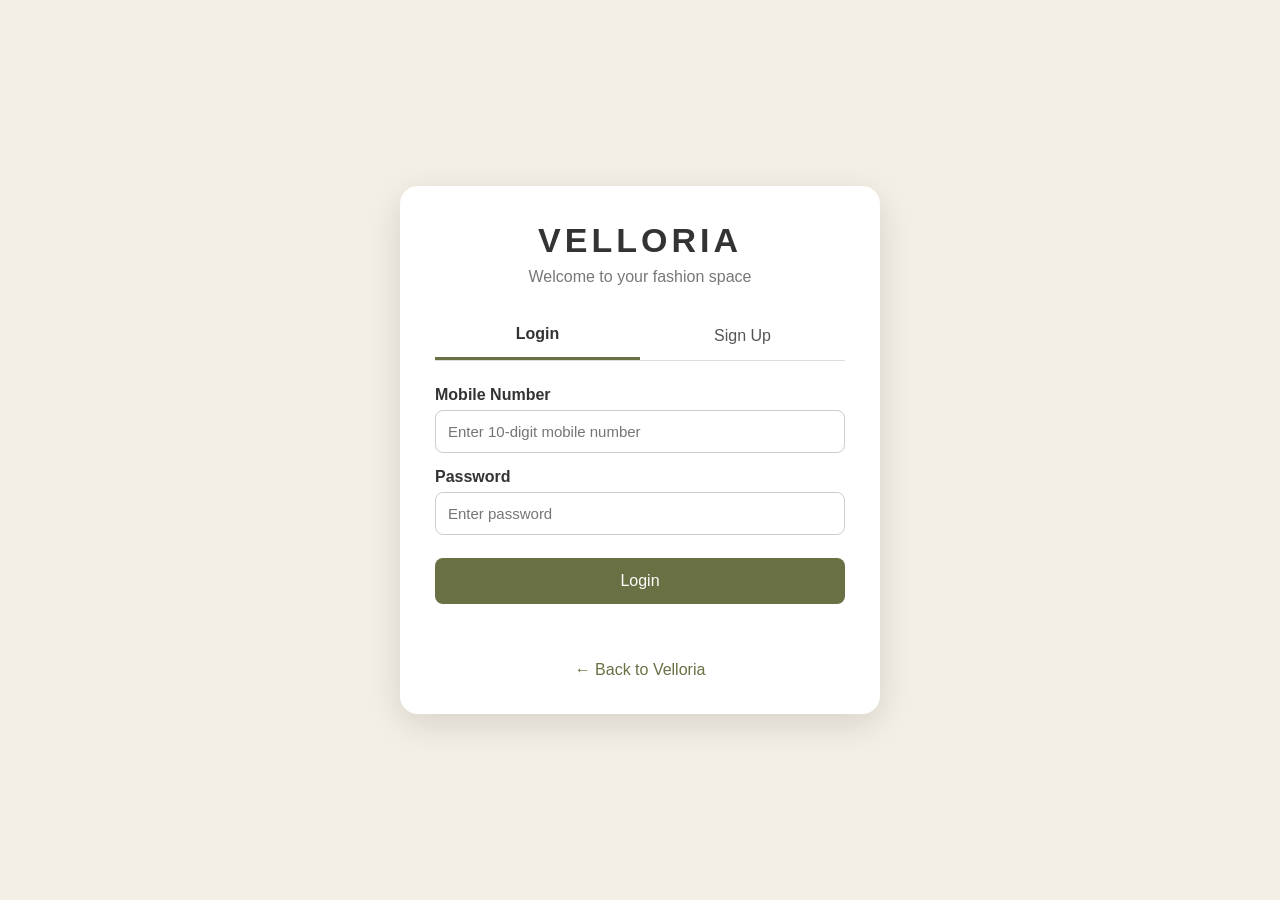
<file: templates/login.html>
<!DOCTYPE html>

<html lang="en">

<head>
    <meta charset="UTF-8">
    <meta name="viewport" content="width=device-width, initial-scale=1.0">


<title>Velloria - Login</title>

<style>
    * {
        box-sizing: border-box;
    }

    body {
        margin: 0;
        font-family: Arial, sans-serif;
        background: #f4efe4;
        min-height: 100vh;
        display: flex;
        align-items: center;
        justify-content: center;
        padding: 30px;
    }

    .auth-container {
        width: 100%;
        max-width: 480px;
        background: #ffffff;
        padding: 35px;
        border-radius: 18px;
        box-shadow: 0 10px 35px rgba(0, 0, 0, 0.12);
    }

    .brand {
        text-align: center;
        margin-bottom: 25px;
    }

    .brand h1 {
        margin: 0;
        font-size: 34px;
        letter-spacing: 4px;
        color: #333333;
    }

    .brand p {
        margin-top: 8px;
        color: #777777;
    }

    .tabs {
        display: flex;
        margin-bottom: 25px;
        border-bottom: 1px solid #dddddd;
    }

    .tab {
        width: 50%;
        border: none;
        background: transparent;
        padding: 14px;
        cursor: pointer;
        font-size: 16px;
        color: #555555;
    }

    .tab.active {
        border-bottom: 3px solid #687044;
        font-weight: bold;
        color: #333333;
    }

    .form {
        display: none;
    }

    .form.active {
        display: block;
    }

    .form-group {
        margin-bottom: 15px;
    }

    label {
        display: block;
        margin-bottom: 6px;
        font-weight: 600;
        color: #333333;
    }

    input {
        width: 100%;
        padding: 12px;
        border: 1px solid #cccccc;
        border-radius: 8px;
        font-size: 15px;
        outline: none;
    }

    input:focus {
        border-color: #687044;
    }

    .row {
        display: flex;
        gap: 12px;
    }

    .row .form-group {
        width: 50%;
    }

    .auth-button {
        width: 100%;
        border: none;
        padding: 14px;
        border-radius: 8px;
        background: #687044;
        color: white;
        font-size: 16px;
        cursor: pointer;
        margin-top: 8px;
    }

    .auth-button:hover {
        opacity: 0.9;
    }

    .auth-button:disabled {
        opacity: 0.6;
        cursor: not-allowed;
    }

    .message {
        margin-top: 15px;
        text-align: center;
        font-weight: 600;
        min-height: 22px;
        color: #687044;
    }

    .back-home {
        display: block;
        text-align: center;
        margin-top: 20px;
        color: #687044;
        text-decoration: none;
    }

    .back-home:hover {
        text-decoration: underline;
    }

    @media (max-width: 500px) {
        body {
            padding: 15px;
        }

        .auth-container {
            padding: 25px 20px;
        }

        .row {
            display: block;
        }

        .row .form-group {
            width: 100%;
        }
    }
</style>


</head>

<body>


<div class="auth-container">

    <div class="brand">
        <h1>VELLORIA</h1>
        <p>Welcome to your fashion space</p>
    </div>

    <div class="tabs">

        <button
            type="button"
            class="tab active"
            id="login-tab"
            onclick="showLogin()">
            Login
        </button>

        <button
            type="button"
            class="tab"
            id="signup-tab"
            onclick="showSignup()">
            Sign Up
        </button>

    </div>

    <!-- LOGIN FORM -->

    <form
        id="login-form"
        class="form active"
        onsubmit="loginUser(event)">

        <div class="form-group">

            <label for="login-mobile">
                Mobile Number
            </label>

            <input
                type="tel"
                id="login-mobile"
                required
                maxlength="10"
                inputmode="numeric"
                placeholder="Enter 10-digit mobile number">

        </div>

        <div class="form-group">

            <label for="login-password">
                Password
            </label>

            <input
                type="password"
                id="login-password"
                required
                placeholder="Enter password">

        </div>

        <button
            type="submit"
            class="auth-button"
            id="login-button">
            Login
        </button>

    </form>


    <!-- SIGNUP FORM -->

    <form
        id="signup-form"
        class="form"
        onsubmit="signupUser(event)">

        <div class="row">

            <div class="form-group">

                <label for="first-name">
                    First Name
                </label>

                <input
                    type="text"
                    id="first-name"
                    required
                    placeholder="First name">

            </div>

            <div class="form-group">

                <label for="last-name">
                    Last Name
                </label>

                <input
                    type="text"
                    id="last-name"
                    required
                    placeholder="Last name">

            </div>

        </div>


        <div class="form-group">

            <label for="signup-mobile">
                Mobile Number
            </label>

            <input
                type="tel"
                id="signup-mobile"
                required
                maxlength="10"
                inputmode="numeric"
                placeholder="Enter 10-digit mobile number">

        </div>


        <div class="form-group">

            <label for="signup-email">
                Email / Gmail (Optional)
            </label>

            <input
                type="email"
                id="signup-email"
                placeholder="Enter email">

        </div>


        <div class="form-group">

            <label for="signup-password">
                Password
            </label>

            <input
                type="password"
                id="signup-password"
                minlength="6"
                required
                placeholder="Minimum 6 characters">

        </div>


        <div class="form-group">

            <label for="signup-address">
                Address
            </label>

            <input
                type="text"
                id="signup-address"
                required
                placeholder="Enter your full address">

        </div>


        <div class="row">

            <div class="form-group">

                <label for="signup-city">
                    City
                </label>

                <input
                    type="text"
                    id="signup-city"
                    required
                    placeholder="City">

            </div>

            <div class="form-group">

                <label for="signup-state">
                    State
                </label>

                <input
                    type="text"
                    id="signup-state"
                    required
                    placeholder="State">

            </div>

        </div>


        <div class="form-group">

            <label for="signup-pincode">
                Pincode
            </label>

            <input
                type="text"
                id="signup-pincode"
                required
                maxlength="6"
                inputmode="numeric"
                placeholder="Enter 6-digit pincode">

        </div>


        <button
            type="submit"
            class="auth-button"
            id="signup-button">
            Create Account
        </button>

    </form>


    <div
        id="message"
        class="message">
    </div>


    <a
        href="/"
        class="back-home">
        ← Back to Velloria
    </a>

</div>


<script>

    function showLogin() {

        document
            .getElementById("login-form")
            .classList.add("active");

        document
            .getElementById("signup-form")
            .classList.remove("active");

        document
            .getElementById("login-tab")
            .classList.add("active");

        document
            .getElementById("signup-tab")
            .classList.remove("active");

        document
            .getElementById("message")
            .textContent = "";
    }


    function showSignup() {

        document
            .getElementById("signup-form")
            .classList.add("active");

        document
            .getElementById("login-form")
            .classList.remove("active");

        document
            .getElementById("signup-tab")
            .classList.add("active");

        document
            .getElementById("login-tab")
            .classList.remove("active");

        document
            .getElementById("message")
            .textContent = "";
    }


    async function loginUser(event) {

        event.preventDefault();

        const message =
            document.getElementById("message");

        const button =
            document.getElementById("login-button");

        const mobile =
            document
                .getElementById("login-mobile")
                .value
                .trim();

        const password =
            document
                .getElementById("login-password")
                .value;


        if (!/^\d{10}$/.test(mobile)) {

            message.textContent =
                "Please enter a valid 10-digit mobile number.";

            return;
        }


        message.textContent =
            "Logging in...";

        button.disabled = true;


        try {

            const response =
                await fetch(
                    "/api/login",
                    {
                        method: "POST",

                        headers: {
                            "Content-Type":
                                "application/json"
                        },

                        body: JSON.stringify({
                            mobile: mobile,
                            password: password
                        })
                    }
                );


            const data =
                await response.json();


            if (!response.ok || !data.ok) {

                message.textContent =
                    data.message ||
                    "Unable to login.";

                button.disabled = false;

                return;
            }


            message.textContent =
                "Login successful!";


            const params =
                new URLSearchParams(
                    window.location.search
                );

            const next =
                params.get("next");


            setTimeout(function () {

                if (next === "checkout") {

                    window.location.href =
                        "/checkout";

                } else {

                    window.location.href =
                        "/";

                }

            }, 500);


        } catch (error) {

            console.error(
                "Login error:",
                error
            );

            message.textContent =
                "Unable to connect to the server.";

            button.disabled = false;
        }
    }


    async function signupUser(event) {

        event.preventDefault();

        const message =
            document.getElementById("message");

        const button =
            document.getElementById("signup-button");


        const first =
            document
                .getElementById("first-name")
                .value
                .trim();

        const last =
            document
                .getElementById("last-name")
                .value
                .trim();

        const mobile =
            document
                .getElementById("signup-mobile")
                .value
                .trim();

        const email =
            document
                .getElementById("signup-email")
                .value
                .trim();

        const password =
            document
                .getElementById("signup-password")
                .value;

        const address =
            document
                .getElementById("signup-address")
                .value
                .trim();

        const city =
            document
                .getElementById("signup-city")
                .value
                .trim();

        const state =
            document
                .getElementById("signup-state")
                .value
                .trim();

        const pincode =
            document
                .getElementById("signup-pincode")
                .value
                .trim();


        if (!/^\d{10}$/.test(mobile)) {

            message.textContent =
                "Please enter a valid 10-digit mobile number.";

            return;
        }


        if (password.length < 6) {

            message.textContent =
                "Password must contain at least 6 characters.";

            return;
        }


        if (!/^\d{6}$/.test(pincode)) {

            message.textContent =
                "Please enter a valid 6-digit pincode.";

            return;
        }


        const signupData = {

            first_name: first,

            last_name: last,

            mobile: mobile,

            email: email,

            password: password,

            address: address,

            city: city,

            state: state,

            pincode: pincode
        };


        message.textContent =
            "Creating your account...";

        button.disabled = true;


        try {

            const response =
                await fetch(
                    "/api/signup",
                    {
                        method: "POST",

                        headers: {
                            "Content-Type":
                                "application/json"
                        },

                        body: JSON.stringify(
                            signupData
                        )
                    }
                );


            const result =
                await response.json();


            if (!response.ok || !result.ok) {

                message.textContent =
                    result.message ||
                    "Unable to create account.";

                button.disabled = false;

                return;
            }


            message.textContent =
                "Account created successfully!";


            const params =
                new URLSearchParams(
                    window.location.search
                );

            const next =
                params.get("next");


            setTimeout(function () {

                if (next === "checkout") {

                    window.location.href =
                        "/checkout";

                } else {

                    window.location.href =
                        "/";

                }

            }, 700);


        } catch (error) {

            console.error(
                "Signup error:",
                error
            );

            message.textContent =
                "Unable to connect to the server.";

            button.disabled = false;
        }
    }

</script>


</body>
</html>
</file>
